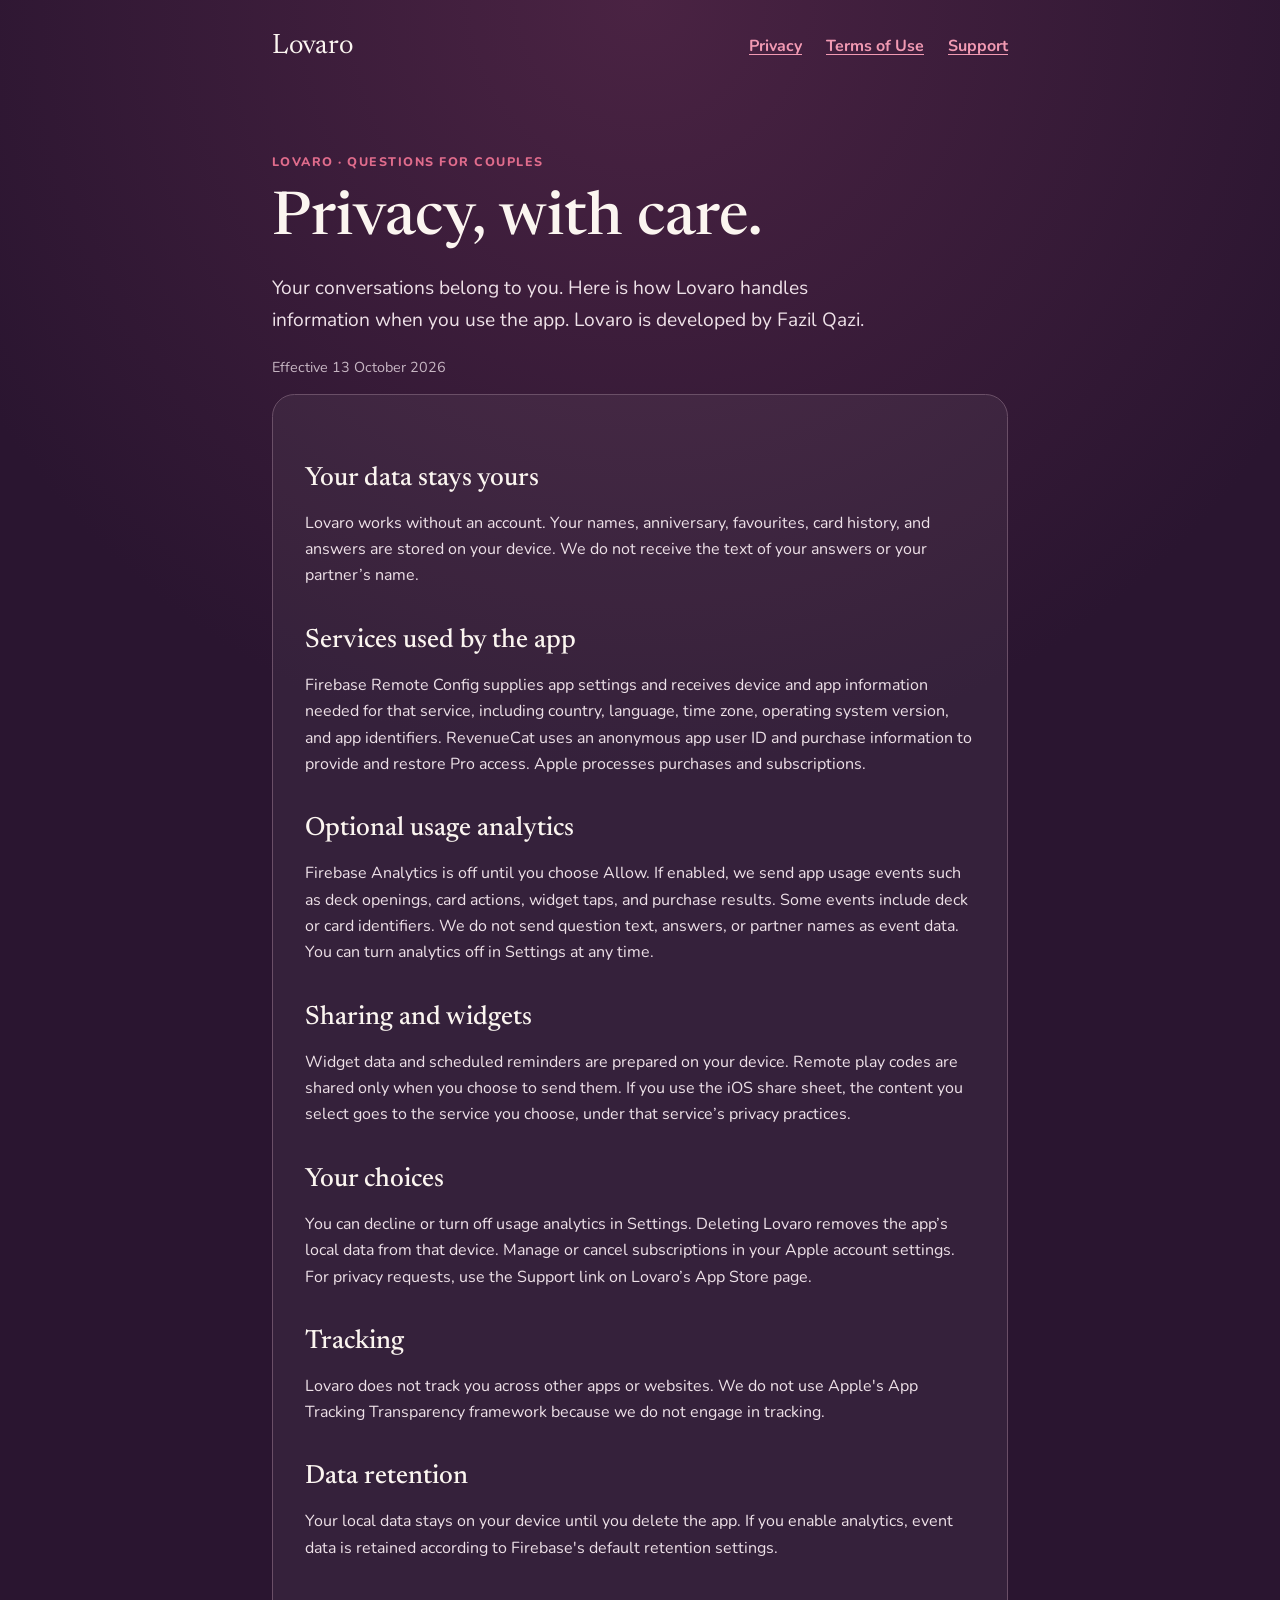
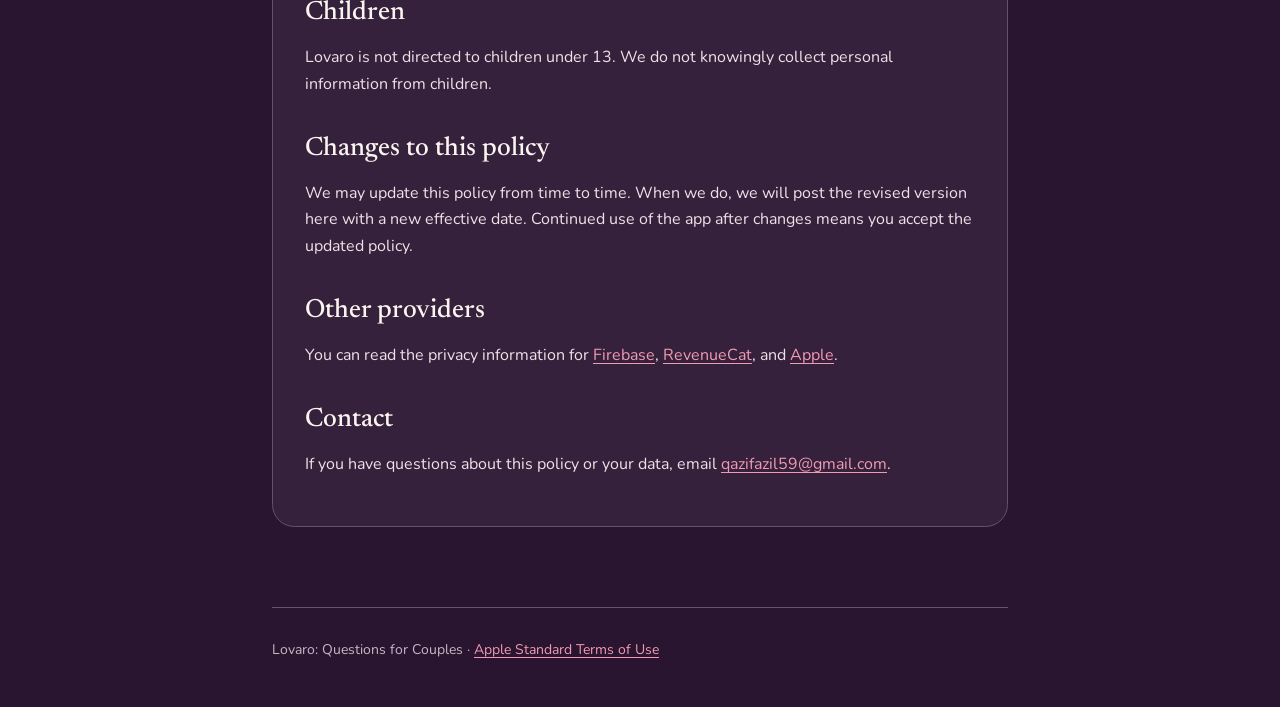
<file: index.html>
<!doctype html>
<html lang="en"><head><meta charset="utf-8"><meta http-equiv="refresh" content="0; url=legal/index.html"><link rel="canonical" href="legal/index.html"><title>Lovaro</title></head><body><p><a href="legal/index.html">Lovaro Privacy Policy</a></p></body></html>
</file>
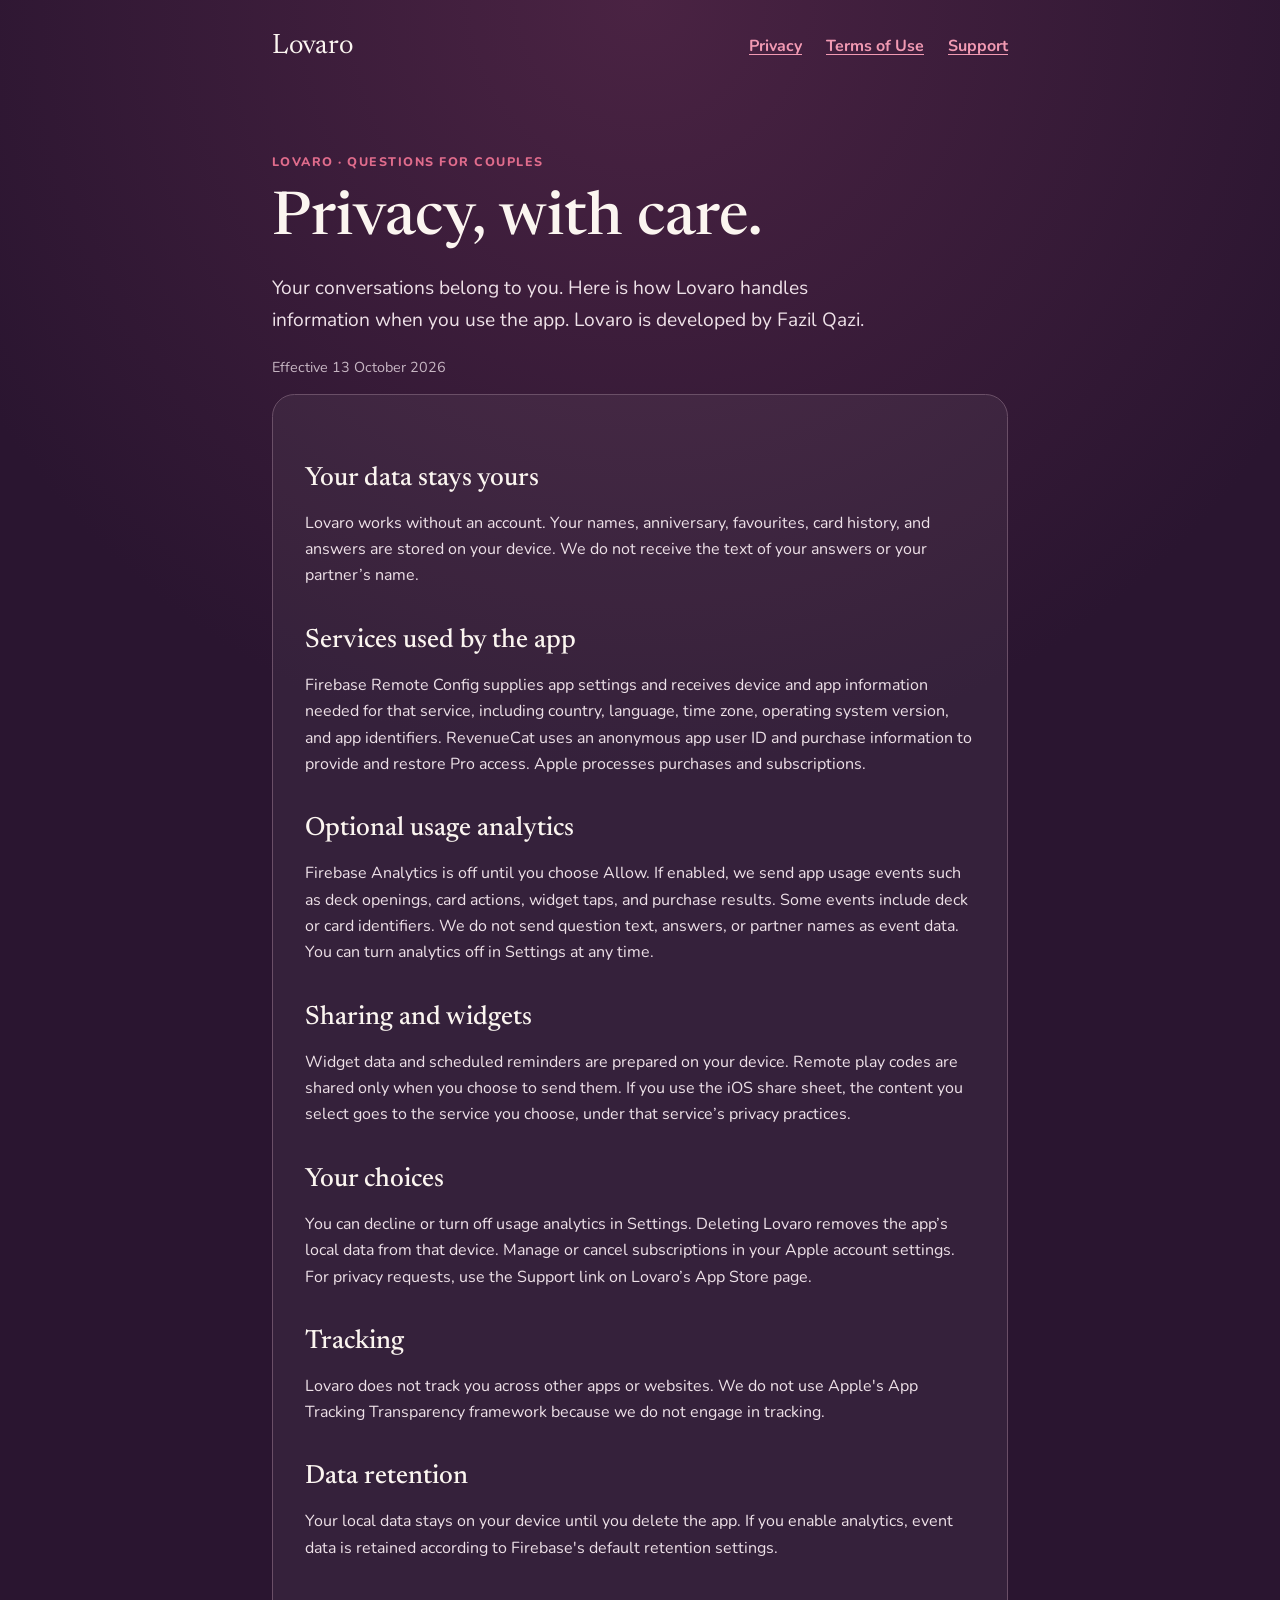
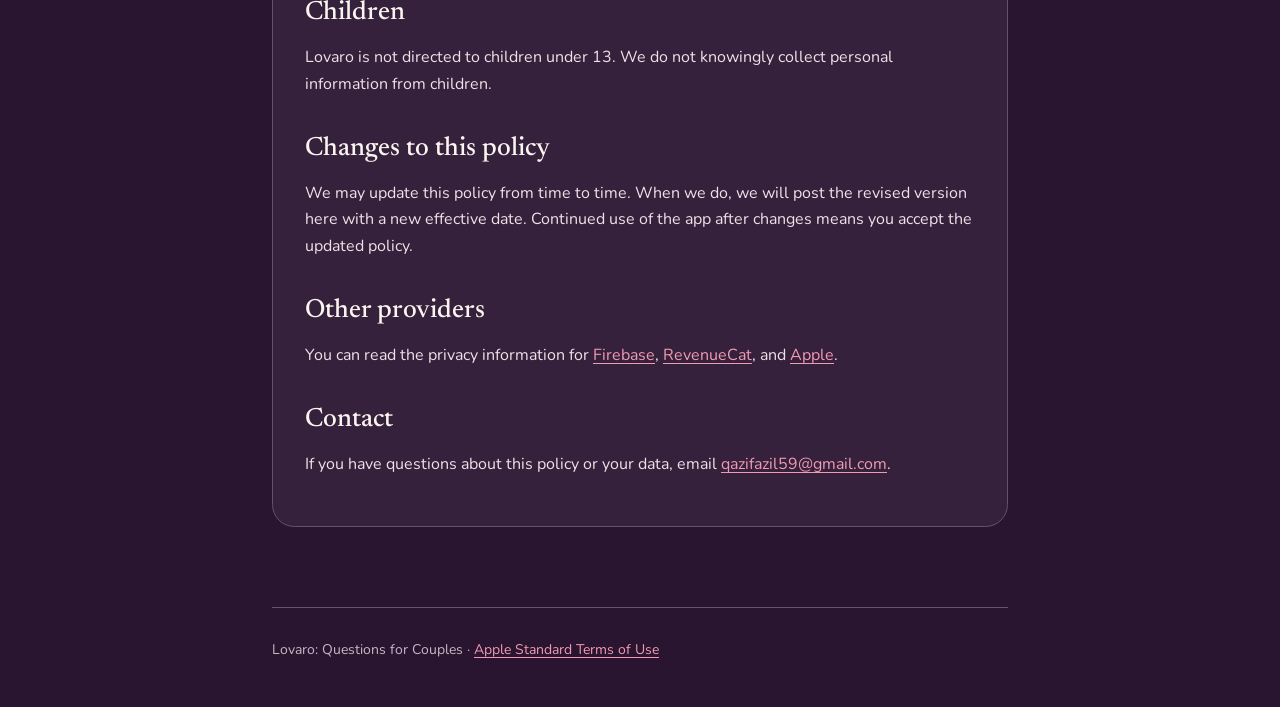
<file: legal/index.html>
<!doctype html>
<html lang="en"><head><meta charset="utf-8"><meta name="viewport" content="width=device-width, initial-scale=1"><meta name="description" content="How Lovaro handles app data, analytics, purchases, and privacy choices."><meta name="theme-color" content="#2a1530"><title>Privacy Policy · Lovaro</title><link rel="stylesheet" href="style.css"></head>
<body><header><a class="brand" href="index.html">Lovaro</a><nav aria-label="Legal pages"><a href="index.html" aria-current="page">Privacy</a><a href="https://www.apple.com/legal/internet-services/itunes/dev/stdeula/">Terms of Use</a><a href="support.html">Support</a></nav></header><main><p class="eyebrow">LOVARO · QUESTIONS FOR COUPLES</p><h1>Privacy, with care.</h1><p class="intro">Your conversations belong to you. Here is how Lovaro handles information when you use the app. Lovaro is developed by Fazil Qazi.</p><p class="meta">Effective 13 October 2026</p><div class="card">
<h2>Your data stays yours</h2><p>Lovaro works without an account. Your names, anniversary, favourites, card history, and answers are stored on your device. We do not receive the text of your answers or your partner’s name.</p>
<h2>Services used by the app</h2><p>Firebase Remote Config supplies app settings and receives device and app information needed for that service, including country, language, time zone, operating system version, and app identifiers. RevenueCat uses an anonymous app user ID and purchase information to provide and restore Pro access. Apple processes purchases and subscriptions.</p>
<h2>Optional usage analytics</h2><p>Firebase Analytics is off until you choose Allow. If enabled, we send app usage events such as deck openings, card actions, widget taps, and purchase results. Some events include deck or card identifiers. We do not send question text, answers, or partner names as event data. You can turn analytics off in Settings at any time.</p>
<h2>Sharing and widgets</h2><p>Widget data and scheduled reminders are prepared on your device. Remote play codes are shared only when you choose to send them. If you use the iOS share sheet, the content you select goes to the service you choose, under that service’s privacy practices.</p>
<h2>Your choices</h2><p>You can decline or turn off usage analytics in Settings. Deleting Lovaro removes the app’s local data from that device. Manage or cancel subscriptions in your Apple account settings. For privacy requests, use the Support link on Lovaro’s App Store page.</p>
<h2>Tracking</h2><p>Lovaro does not track you across other apps or websites. We do not use Apple's App Tracking Transparency framework because we do not engage in tracking.</p>
<h2>Data retention</h2><p>Your local data stays on your device until you delete the app. If you enable analytics, event data is retained according to Firebase's default retention settings.</p>
<h2>Children</h2><p>Lovaro is not directed to children under 13. We do not knowingly collect personal information from children.</p>
<h2>Changes to this policy</h2><p>We may update this policy from time to time. When we do, we will post the revised version here with a new effective date. Continued use of the app after changes means you accept the updated policy.</p>
<h2>Other providers</h2><p>You can read the privacy information for <a href="https://firebase.google.com/support/privacy">Firebase</a>, <a href="https://www.revenuecat.com/privacy/">RevenueCat</a>, and <a href="https://www.apple.com/legal/privacy/">Apple</a>.</p>
<h2>Contact</h2><p>If you have questions about this policy or your data, email <a href="mailto:qazifazil59@gmail.com">qazifazil59@gmail.com</a>.</p>
</div></main><footer>Lovaro: Questions for Couples · <a href="https://www.apple.com/legal/internet-services/itunes/dev/stdeula/">Apple Standard Terms of Use</a></footer></body></html>
</file>
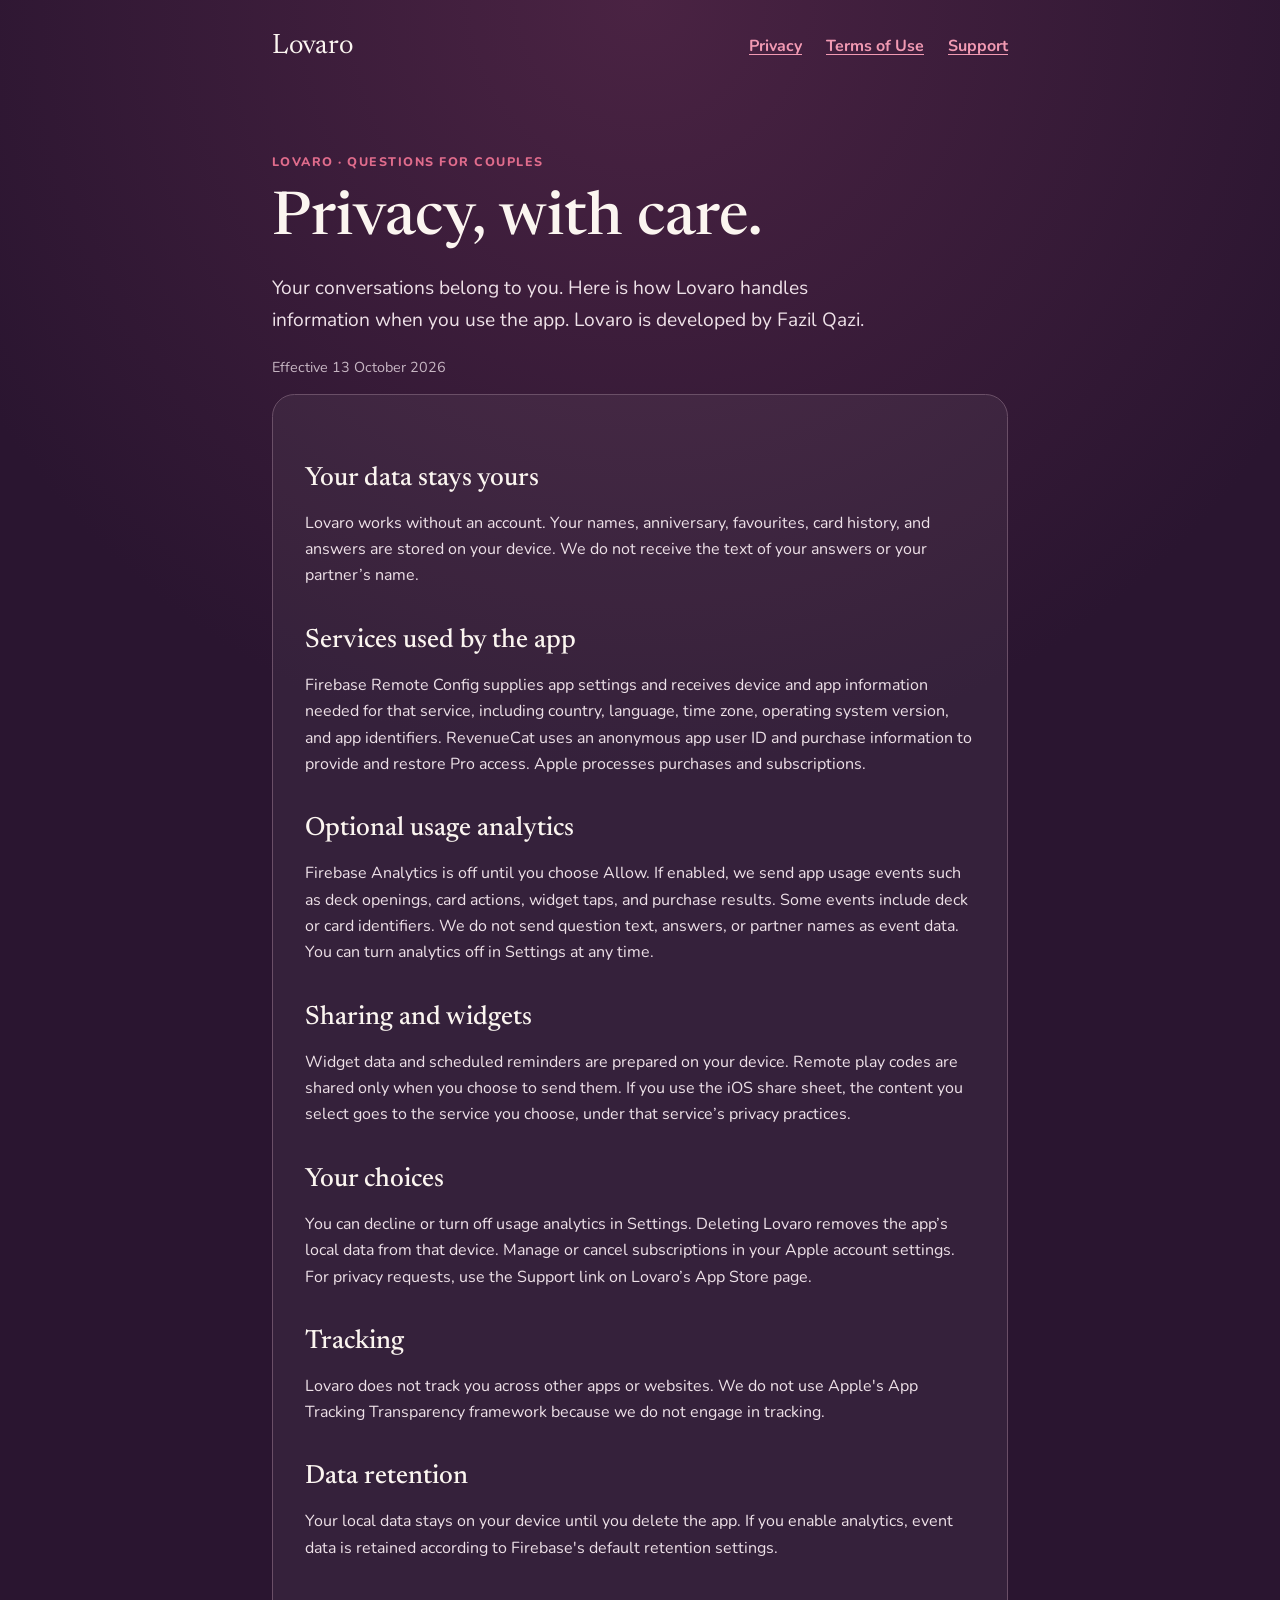
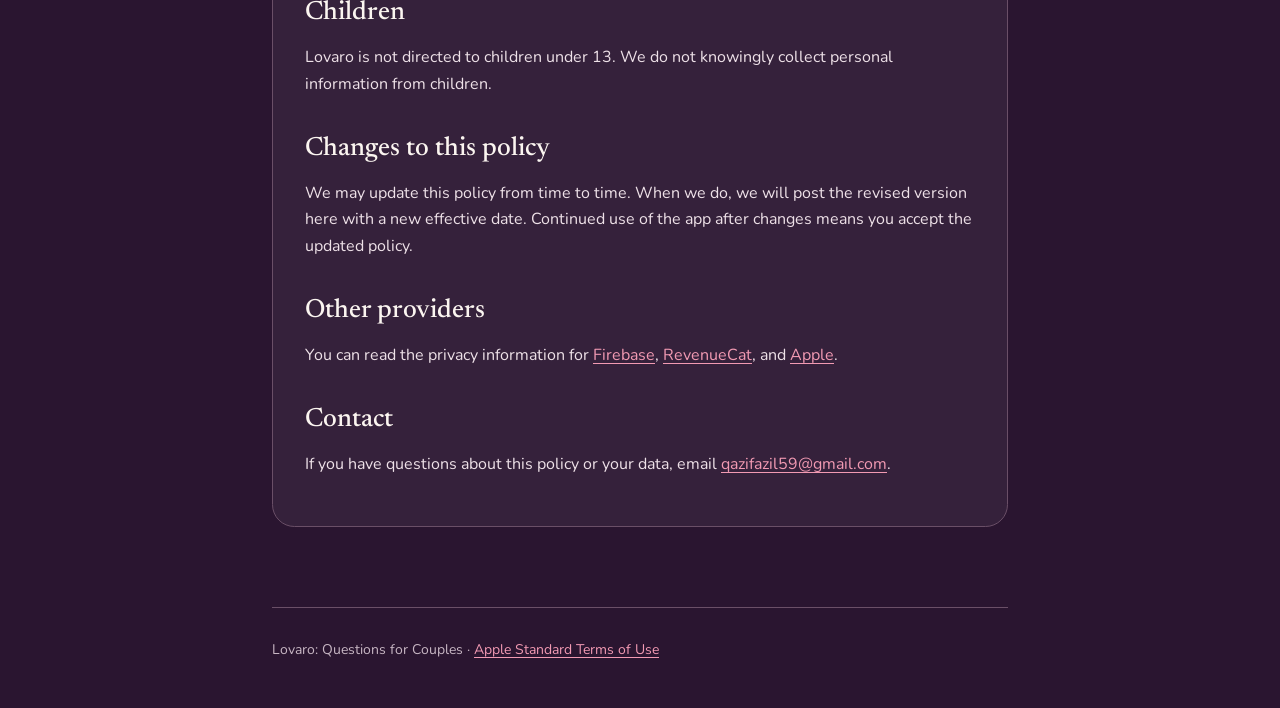
<file: legal/privacy.html>
<!doctype html>
<html lang="en"><head><meta charset="utf-8"><meta name="viewport" content="width=device-width, initial-scale=1"><meta http-equiv="refresh" content="0; url=index.html"><link rel="canonical" href="index.html"><title>Privacy Policy · Lovaro</title></head><body><p><a href="index.html">Read Lovaro’s privacy policy</a></p></body></html>
</file>
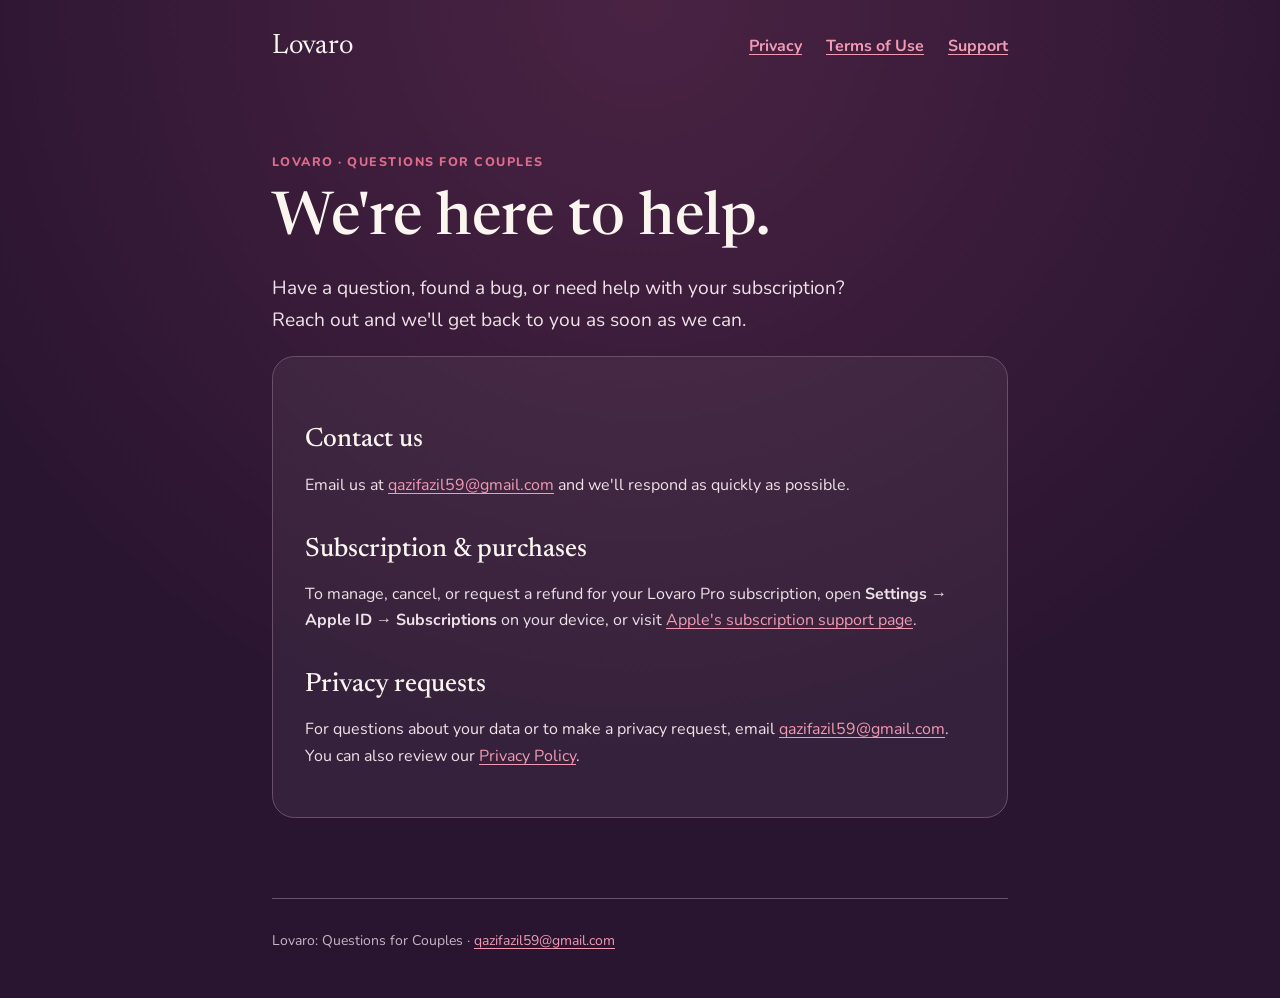
<file: legal/support.html>
<!doctype html>
<html lang="en"><head><meta charset="utf-8"><meta name="viewport" content="width=device-width, initial-scale=1"><meta name="description" content="Get help with Lovaro – Questions for Couples."><meta name="theme-color" content="#2a1530"><title>Support · Lovaro</title><link rel="stylesheet" href="style.css"></head>
<body><header><a class="brand" href="index.html">Lovaro</a><nav aria-label="Legal pages"><a href="index.html">Privacy</a><a href="https://www.apple.com/legal/internet-services/itunes/dev/stdeula/">Terms of Use</a><a href="support.html" aria-current="page">Support</a></nav></header><main><p class="eyebrow">LOVARO · QUESTIONS FOR COUPLES</p><h1>We're here to help.</h1><p class="intro">Have a question, found a bug, or need help with your subscription? Reach out and we'll get back to you as soon as we can.</p><div class="card">
<h2>Contact us</h2><p>Email us at <a href="mailto:qazifazil59@gmail.com">qazifazil59@gmail.com</a> and we'll respond as quickly as possible.</p>
<h2>Subscription &amp; purchases</h2><p>To manage, cancel, or request a refund for your Lovaro Pro subscription, open <strong>Settings → Apple ID → Subscriptions</strong> on your device, or visit <a href="https://support.apple.com/en-us/HT202039">Apple's subscription support page</a>.</p>
<h2>Privacy requests</h2><p>For questions about your data or to make a privacy request, email <a href="mailto:qazifazil59@gmail.com">qazifazil59@gmail.com</a>. You can also review our <a href="index.html">Privacy Policy</a>.</p>
</div></main><footer>Lovaro: Questions for Couples · <a href="mailto:qazifazil59@gmail.com">qazifazil59@gmail.com</a></footer></body></html>
</file>
<file: legal/style.css>
@font-face { font-family: Nunito; src: url("fonts/Nunito.ttf") format("truetype"); font-display: swap; }
@font-face { font-family: Newsreader; src: url("fonts/Newsreader.ttf") format("truetype"); font-display: swap; }
:root { color-scheme: dark; font-family: Nunito, -apple-system, BlinkMacSystemFont, "Segoe UI", sans-serif; background: #2a1530; color: #fbf5f0; }
* { box-sizing: border-box; }
body { margin: 0; background: radial-gradient(circle at 50% 0, #4a2343 0, #2a1530 48rem); min-height: 100vh; }
header, main, footer { width: min(100% - 2.5rem, 46rem); margin-inline: auto; }
header { display: flex; flex-wrap: wrap; align-items: center; justify-content: space-between; gap: 1rem; padding-block: 2rem; }
.brand { color: #fbf5f0; font-family: Newsreader, Georgia, serif; font-size: 1.75rem; text-decoration: none; }
nav { display: flex; gap: 1.5rem; }
a { color: #f29ab3; text-underline-offset: .18em; }
nav a { font-weight: 700; }
main { padding-block: 3rem 5rem; }
h1, h2 { font-family: Newsreader, Georgia, serif; font-weight: 500; line-height: 1.14; }
h1 { font-size: clamp(2.5rem, 7vw, 3.75rem); margin: 0 0 .6rem; }
h2 { font-size: 1.65rem; margin: 2.3rem 0 .6rem; }
p, li { font-size: 1rem; line-height: 1.65; color: #eee1e8; }
.meta { color: #c7b6c3; font-size: .9rem; }
.eyebrow { color: #e06c8c; font-size: .78rem; font-weight: 800; letter-spacing: .12em; }
.intro { max-width: 37rem; font-size: 1.2rem; }
.card { padding: clamp(1.25rem, 4vw, 2rem); border: 1px solid #6a4f67; border-radius: 1.4rem; background: #fbf5f00d; }
footer { padding-block: 2rem 3rem; border-top: 1px solid #6a4f67; color: #c7b6c3; font-size: .875rem; }
a { overflow-wrap: break-word; word-break: break-word; }
:focus-visible { outline: 3px solid #e06c8c; outline-offset: 4px; }
@media (max-width: 480px) {
  header, main, footer { width: min(100% - 1.5rem, 46rem); }
  header { padding-block: 1.25rem; }
  main { padding-block: 2rem 3rem; }
  h1 { font-size: 2rem; }
  h2 { font-size: 1.35rem; margin: 1.8rem 0 .5rem; }
  .intro { font-size: 1.05rem; }
  .card { border-radius: 1rem; }
  nav { gap: 1rem; }
  .brand { font-size: 1.5rem; }
}
</file>
